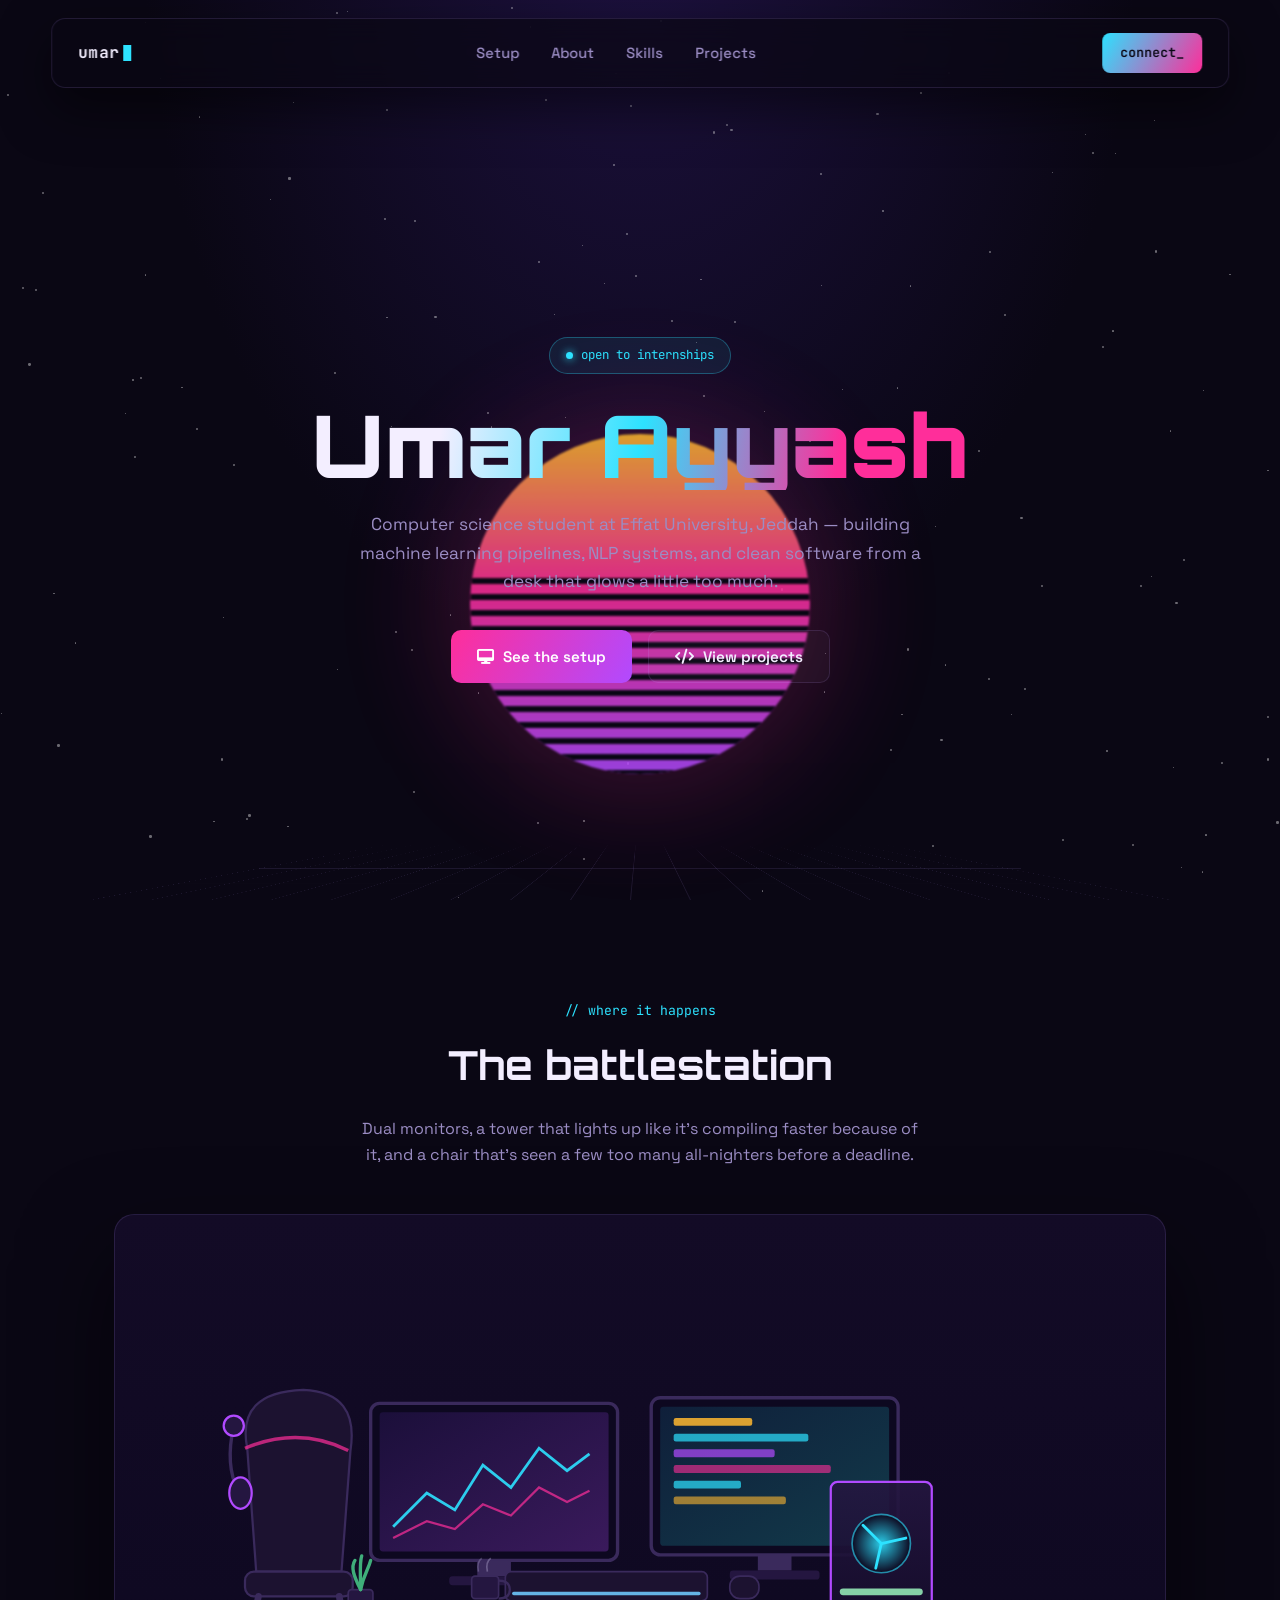
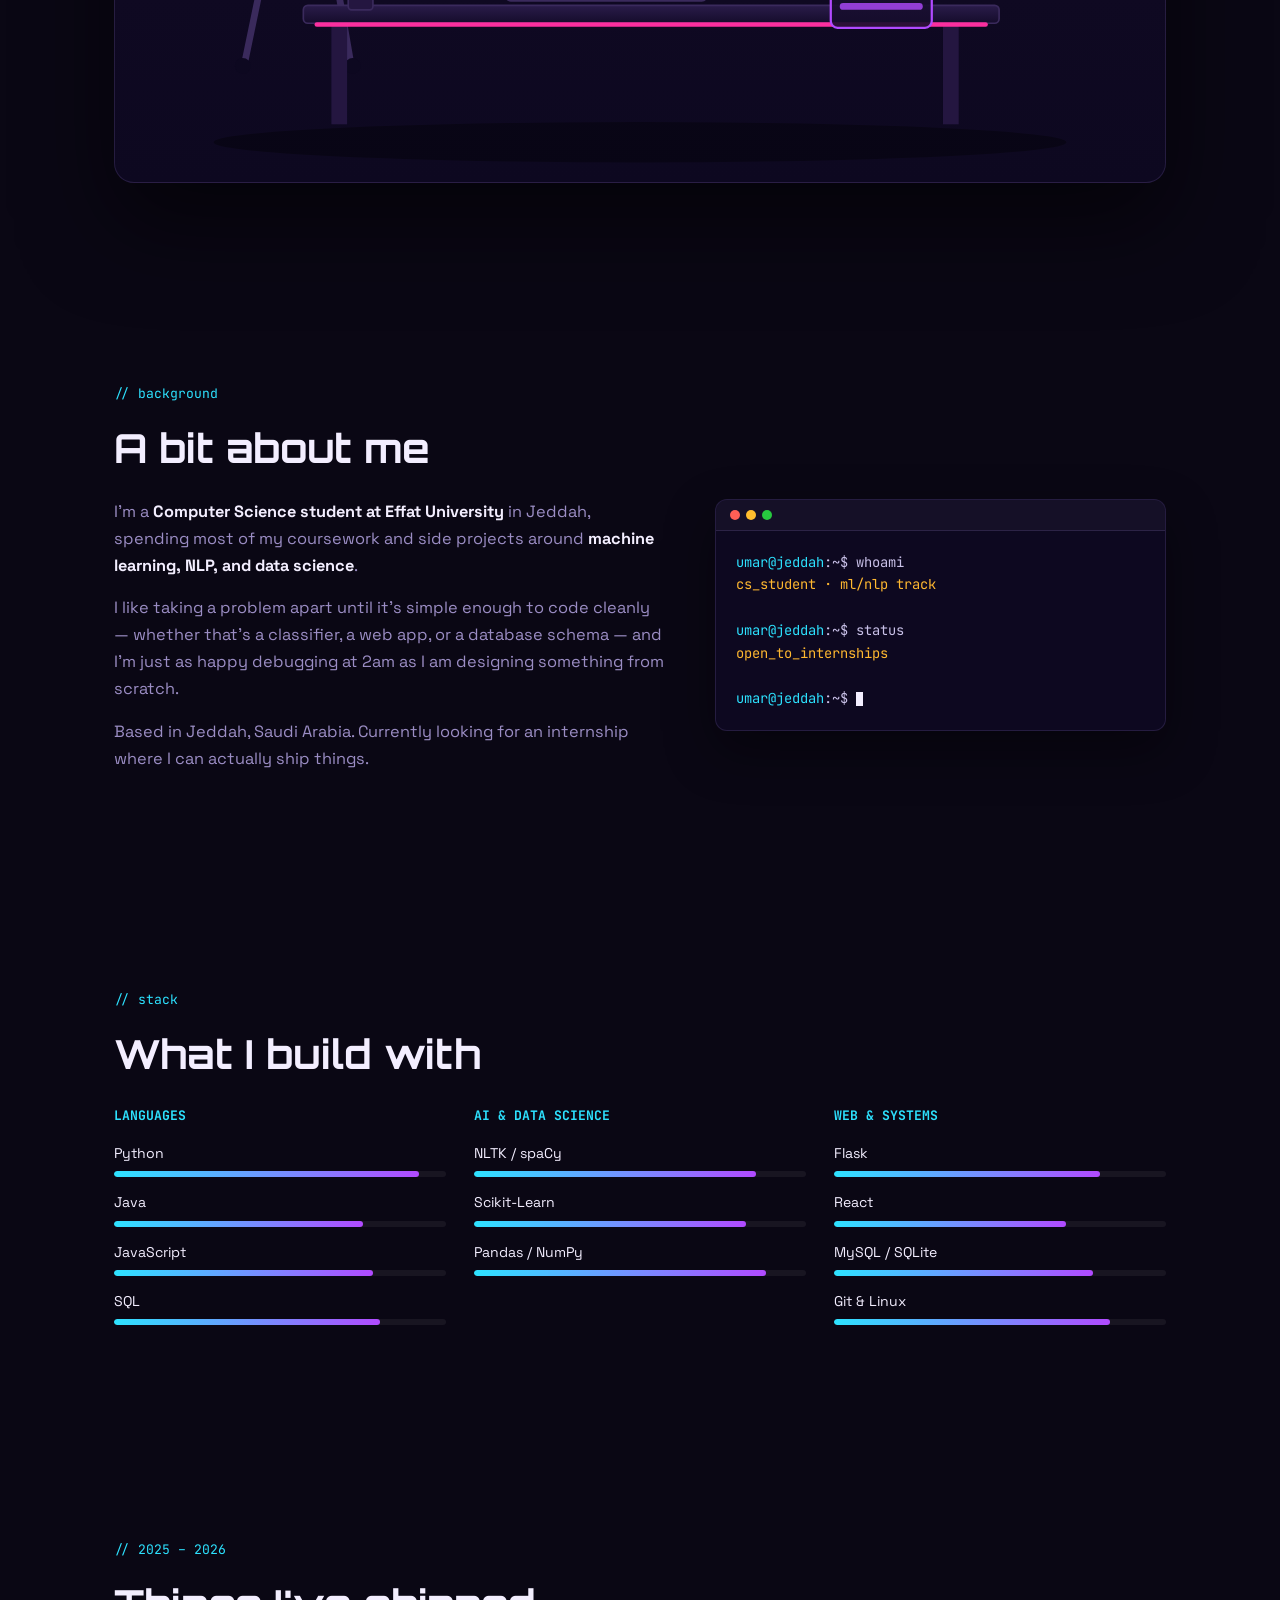
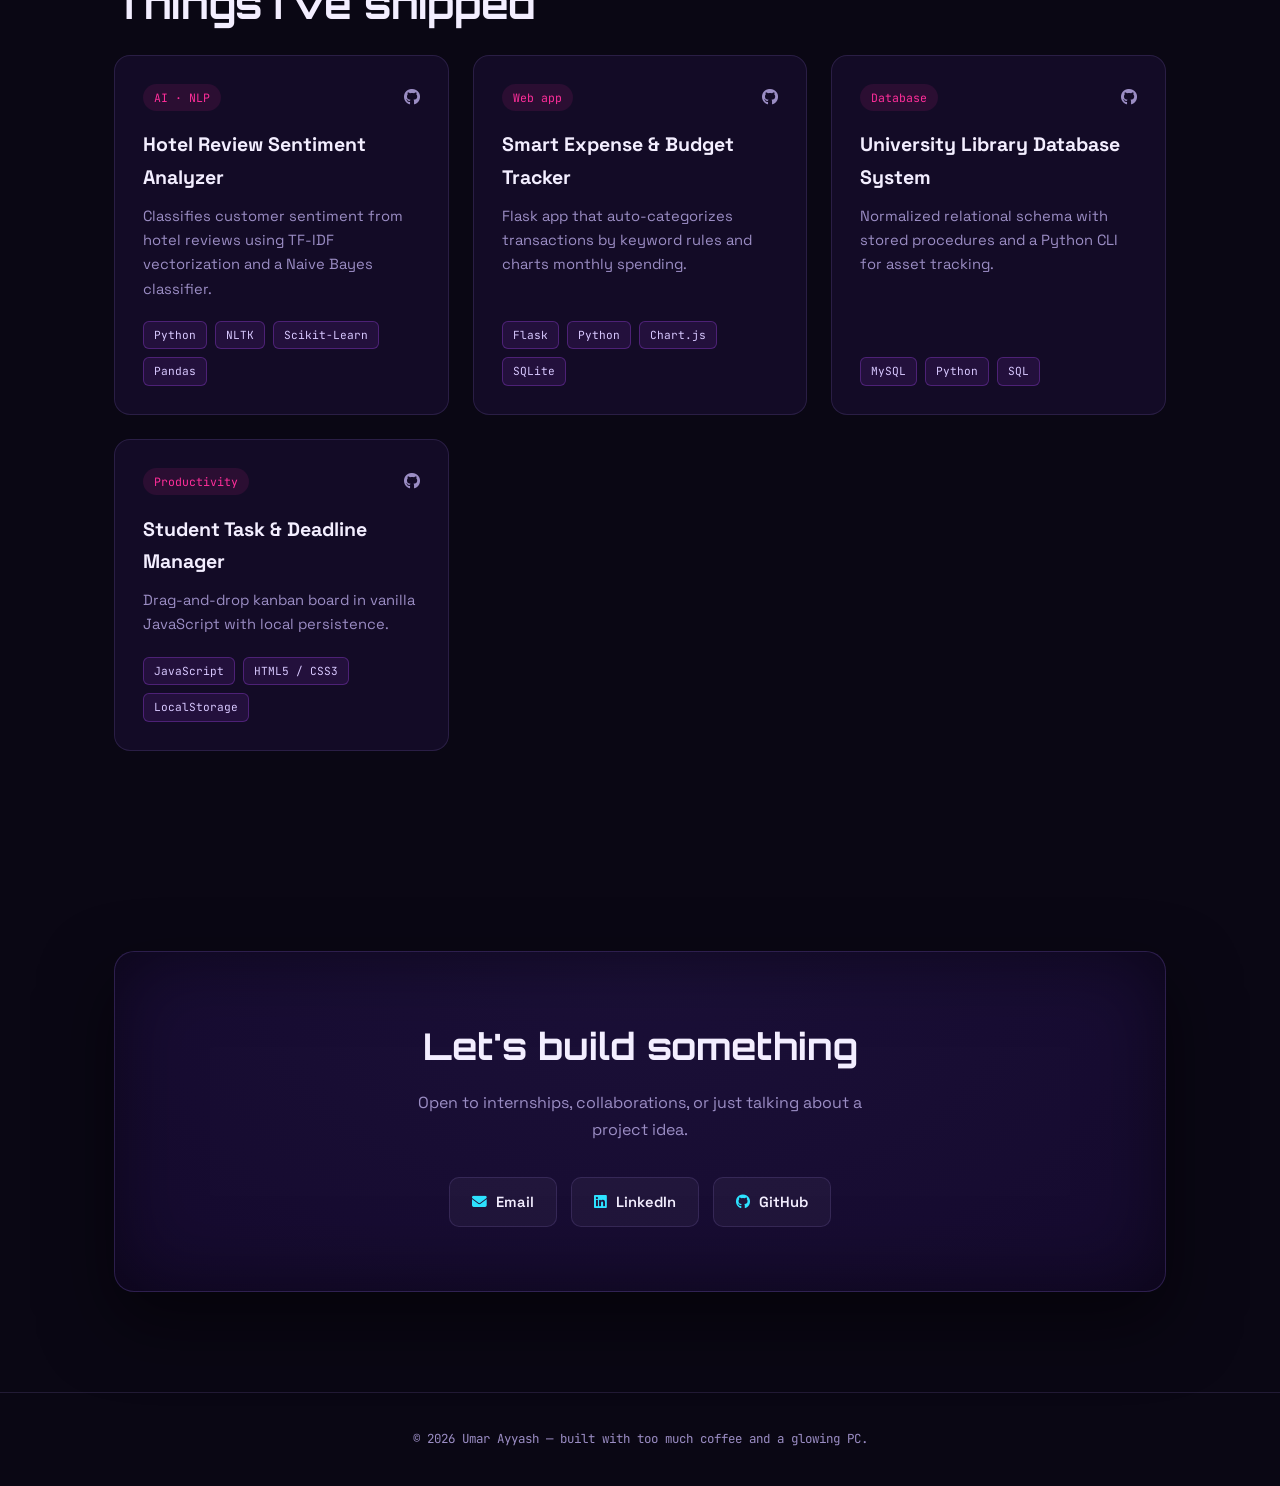
<file: umar-portfolio.html>
<!DOCTYPE html>
<html lang="en" dir="ltr">
<head>
<meta charset="UTF-8" />
<meta name="viewport" content="width=device-width, initial-scale=1.0" />
<title>Umar Ayyash — Software Engineer</title>
<link rel="preconnect" href="https://fonts.googleapis.com">
<link rel="preconnect" href="https://fonts.gstatic.com" crossorigin>
<link href="https://fonts.googleapis.com/css2?family=Orbitron:wght@500;700;800;900&family=Space+Grotesk:wght@400;500;600;700&family=JetBrains+Mono:wght@400;500;700&display=swap" rel="stylesheet">
<link rel="stylesheet" href="https://cdnjs.cloudflare.com/ajax/libs/font-awesome/6.4.0/css/all.min.css" />
<style>
  :root{
    --void-1:#0a0714;
    --void-2:#150a2e;
    --panel:#130b26;
    --panel-line:rgba(180,150,255,0.14);
    --pink:#ff2e9a;
    --cyan:#2de2ff;
    --purple:#b14aff;
    --amber:#ffb830;
    --paper:#f3eeff;
    --muted:#9b8dc4;
  }
  *,*::before,*::after{margin:0;padding:0;box-sizing:border-box;}
  html{scroll-behavior:smooth;}
  @media (prefers-reduced-motion: reduce){
    *{animation-duration:0.01ms !important; animation-iteration-count:1 !important; transition-duration:0.01ms !important;}
  }
  body{
    font-family:'Space Grotesk',sans-serif;
    background:var(--void-1);
    color:var(--paper);
    overflow-x:hidden;
    line-height:1.65;
  }

  /* ---------- starfield ---------- */
  .stars{position:fixed;inset:0;z-index:-2;background:radial-gradient(ellipse at 50% -10%, #1d1140 0%, var(--void-1) 55%);}
  .star{position:absolute;width:2px;height:2px;background:#fff;border-radius:50%;opacity:.4;animation:twinkle 4s ease-in-out infinite;}
  @keyframes twinkle{0%,100%{opacity:.15;transform:scale(1);}50%{opacity:1;transform:scale(1.6);}}
  .shooting{position:fixed;z-index:-1;width:2px;height:2px;background:linear-gradient(90deg,#fff,transparent);border-radius:50%;filter:drop-shadow(0 0 6px #fff);}
  .shooting::after{content:'';position:absolute;top:0;right:0;width:90px;height:1px;background:linear-gradient(90deg,rgba(255,255,255,.9),transparent);}
  .s1{top:8%;left:-5%;animation:shoot1 7s linear infinite;animation-delay:1s;}
  .s2{top:22%;left:-5%;animation:shoot1 9s linear infinite;animation-delay:4.5s;}
  .s3{top:48%;left:-5%;animation:shoot1 8s linear infinite;animation-delay:8s;}
  @keyframes shoot1{0%{transform:translate(0,0);opacity:0;}3%{opacity:1;}18%{transform:translate(60vw,26vh);opacity:0;}100%{transform:translate(60vw,26vh);opacity:0;}}

  /* ---------- nav ---------- */
  header{
    position:fixed;top:18px;left:50%;transform:translateX(-50%);
    width:92%;max-width:1180px;z-index:1000;
    background:rgba(10,7,20,0.72);backdrop-filter:blur(14px);
    border:1px solid var(--panel-line);border-radius:14px;
    padding:14px 26px;display:flex;justify-content:space-between;align-items:center;
    box-shadow:0 20px 50px rgba(0,0,0,.5);
  }
  .logo{font-family:'JetBrains Mono',monospace;font-weight:700;font-size:1rem;color:var(--paper);text-decoration:none;letter-spacing:.02em;}
  .logo .cursor{display:inline-block;width:8px;height:1em;background:var(--cyan);margin-left:4px;vertical-align:middle;animation:blink 1.1s steps(1) infinite;}
  @keyframes blink{50%{opacity:0;}}
  .nav-links{display:flex;gap:2rem;list-style:none;}
  .nav-links a{text-decoration:none;color:var(--muted);font-size:.92rem;font-weight:500;transition:color .25s;}
  .nav-links a:hover{color:var(--cyan);}
  .nav-cta{
    font-family:'JetBrains Mono',monospace;font-size:.82rem;font-weight:600;
    color:var(--void-1);background:linear-gradient(120deg,var(--cyan),var(--pink));
    padding:9px 18px;border-radius:8px;text-decoration:none;
  }

  /* ---------- hero ---------- */
  .hero{
    position:relative;min-height:100svh;display:flex;flex-direction:column;
    align-items:center;justify-content:center;text-align:center;
    padding:120px 20px 0;overflow:hidden;
  }
  .sun{
    position:absolute;bottom:14%;left:50%;transform:translateX(-50%);
    width:340px;height:340px;border-radius:50%;
    background:linear-gradient(180deg,var(--amber) 0%,var(--pink) 45%,var(--purple) 100%);
    filter:blur(1px);opacity:.85;
    box-shadow:0 0 140px rgba(255,46,154,.35);
    animation:sunpulse 6s ease-in-out infinite;
  }
  @keyframes sunpulse{0%,100%{box-shadow:0 0 140px rgba(255,46,154,.35);}50%{box-shadow:0 0 190px rgba(255,46,154,.55);}}
  .sun::before{
    content:'';position:absolute;inset:0;border-radius:50%;
    background:repeating-linear-gradient(180deg, var(--void-1) 0 6px, transparent 6px 16px);
    -webkit-mask-image:linear-gradient(180deg,transparent 40%, black 42%);
    mask-image:linear-gradient(180deg,transparent 40%, black 42%);
  }
  .grid-floor{
    position:absolute;bottom:0;left:0;width:100%;height:32%;
    background-image:
      linear-gradient(var(--panel-line) 1px, transparent 1px),
      linear-gradient(90deg, var(--panel-line) 1px, transparent 1px);
    background-size:60px 60px;
    transform:perspective(220px) rotateX(65deg);
    transform-origin:bottom;
    -webkit-mask-image:linear-gradient(180deg,transparent, black 40%);
    mask-image:linear-gradient(180deg,transparent, black 40%);
    animation:gridmove 3s linear infinite;
    opacity:.8;
  }
  @keyframes gridmove{from{background-position:0 0;}to{background-position:0 60px;}}

  .status-badge{
    display:inline-flex;align-items:center;gap:8px;
    font-family:'JetBrains Mono',monospace;font-size:.78rem;color:var(--cyan);
    background:rgba(45,226,255,.08);border:1px solid rgba(45,226,255,.3);
    padding:7px 16px;border-radius:50px;margin-bottom:26px;position:relative;z-index:2;
  }
  .status-dot{width:7px;height:7px;background:var(--cyan);border-radius:50%;box-shadow:0 0 8px var(--cyan);animation:pulse 2s infinite;}
  @keyframes pulse{0%,100%{transform:scale(1);opacity:1;}50%{transform:scale(1.5);opacity:.4;}}

  .hero-title{
    position:relative;z-index:2;
    font-family:'Orbitron',sans-serif;font-weight:900;
    font-size:clamp(2.4rem,7vw,5.4rem);line-height:1.05;letter-spacing:.01em;
    background:linear-gradient(100deg,var(--paper) 20%,var(--cyan) 50%,var(--pink) 80%);
    -webkit-background-clip:text;-webkit-text-fill-color:transparent;background-clip:text;
    opacity:0;animation:heroin 1.1s .15s cubic-bezier(.2,.8,.2,1) forwards;
  }
  @keyframes heroin{
    0%{opacity:0;transform:translateY(18px);filter:blur(6px);}
    60%{opacity:1;}
    100%{opacity:1;transform:translateY(0);filter:blur(0);}
  }
  .hero-sub{
    position:relative;z-index:2;margin-top:20px;max-width:600px;
    color:var(--muted);font-size:1.08rem;
  }
  .hero-actions{position:relative;z-index:2;display:flex;gap:16px;flex-wrap:wrap;justify-content:center;margin-top:34px;}
  .btn{
    font-family:'Space Grotesk',sans-serif;font-weight:600;font-size:.95rem;
    padding:13px 26px;border-radius:10px;text-decoration:none;
    display:inline-flex;align-items:center;gap:9px;transition:transform .2s,box-shadow .2s;
  }
  .btn-fill{background:linear-gradient(120deg,var(--pink),var(--purple));color:#fff;}
  .btn-fill:hover{transform:translateY(-2px);box-shadow:0 0 30px rgba(255,46,154,.4);}
  .btn-line{border:1px solid var(--panel-line);color:var(--paper);background:rgba(255,255,255,.03);}
  .btn-line:hover{border-color:var(--cyan);color:var(--cyan);}

  section{max-width:1100px;margin:0 auto;padding:100px 24px;position:relative;}
  .eyebrow{font-family:'JetBrains Mono',monospace;font-size:.82rem;color:var(--cyan);margin-bottom:10px;}
  .sec-title{font-family:'Orbitron',sans-serif;font-weight:700;font-size:clamp(1.7rem,3.4vw,2.5rem);margin-bottom:18px;}

  /* ---------- setup / centerpiece ---------- */
  .setup{text-align:center;}
  .setup-sub{color:var(--muted);max-width:560px;margin:0 auto 46px;}
  .rig-frame{
    background:linear-gradient(180deg,var(--panel) 0%, #0d0820 100%);
    border:1px solid var(--panel-line);border-radius:20px;
    padding:20px 20px 8px;box-shadow:0 40px 90px rgba(0,0,0,.55);
  }
  .rig-frame svg{width:100%;height:auto;display:block;}

  /* ---------- about ---------- */
  .about-grid{display:grid;grid-template-columns:1.1fr .9fr;gap:50px;align-items:start;}
  .about-text p{color:var(--muted);margin-bottom:16px;font-size:1.02rem;}
  .about-text strong{color:var(--paper);}
  .terminal{
    background:#0d0820;border:1px solid var(--panel-line);border-radius:12px;overflow:hidden;
    font-family:'JetBrains Mono',monospace;font-size:.86rem;box-shadow:0 20px 50px rgba(0,0,0,.4);
  }
  .term-bar{display:flex;gap:6px;padding:10px 14px;background:rgba(255,255,255,.03);border-bottom:1px solid var(--panel-line);}
  .term-bar span{width:10px;height:10px;border-radius:50%;}
  .term-bar span:nth-child(1){background:#ff5f56;}
  .term-bar span:nth-child(2){background:#ffbd2e;}
  .term-bar span:nth-child(3){background:#27c93f;}
  .term-body{padding:20px;color:#c9c1e8;}
  .term-body .prompt{color:var(--cyan);}
  .term-body .val{color:var(--amber);}
  .term-body .cursor2{display:inline-block;width:7px;height:1em;background:var(--paper);vertical-align:middle;animation:blink 1.1s steps(1) infinite;}

  /* ---------- skills ---------- */
  .skill-groups{display:grid;grid-template-columns:repeat(auto-fit,minmax(260px,1fr));gap:28px;margin-top:10px;}
  .skill-col h4{font-family:'JetBrains Mono',monospace;font-size:.82rem;color:var(--cyan);margin-bottom:16px;}
  .bar-row{margin-bottom:14px;}
  .bar-row .label{display:flex;justify-content:space-between;font-size:.88rem;color:var(--paper);margin-bottom:6px;}
  .bar-track{height:6px;border-radius:4px;background:rgba(255,255,255,.06);overflow:hidden;}
  .bar-fill{height:100%;border-radius:4px;background:linear-gradient(90deg,var(--cyan),var(--purple));width:var(--w);}

  /* ---------- projects ---------- */
  .cart-grid{display:grid;grid-template-columns:repeat(auto-fit,minmax(320px,1fr));gap:24px;margin-top:10px;}
  .cart{
    background:var(--panel);border:1px solid var(--panel-line);border-radius:16px;
    padding:28px;display:flex;flex-direction:column;justify-content:space-between;
    transition:transform .25s,border-color .25s,box-shadow .25s;
  }
  .cart:hover{transform:translateY(-5px);border-color:rgba(45,226,255,.4);box-shadow:0 25px 60px rgba(0,0,0,.5);}
  .cart-top{display:flex;justify-content:space-between;align-items:center;margin-bottom:18px;}
  .cart-tag{font-family:'JetBrains Mono',monospace;font-size:.72rem;color:var(--pink);background:rgba(255,46,154,.1);padding:4px 11px;border-radius:50px;}
  .cart a.repo{color:var(--muted);font-size:1.05rem;text-decoration:none;transition:color .2s;}
  .cart a.repo:hover{color:var(--cyan);}
  .cart h3{font-size:1.22rem;font-weight:700;margin-bottom:10px;}
  .cart p{color:var(--muted);font-size:.92rem;margin-bottom:20px;}
  .pill-row{display:flex;flex-wrap:wrap;gap:8px;}
  .pill{font-family:'JetBrains Mono',monospace;font-size:.7rem;color:#d8c8ff;background:rgba(177,74,255,.1);border:1px solid rgba(177,74,255,.3);padding:4px 10px;border-radius:6px;}

  /* ---------- contact ---------- */
  .crt{
    background:radial-gradient(ellipse at 50% 0%, #1b1038, var(--void-2));
    border:1px solid var(--panel-line);border-radius:20px;
    padding:64px 30px;text-align:center;
    box-shadow:inset 0 0 80px rgba(0,0,0,.5), 0 30px 70px rgba(0,0,0,.5);
  }
  .crt h3{font-family:'Orbitron',sans-serif;font-size:clamp(1.6rem,3.6vw,2.3rem);margin-bottom:14px;}
  .crt p{color:var(--muted);max-width:480px;margin:0 auto 34px;}
  .contact-row{display:flex;justify-content:center;gap:14px;flex-wrap:wrap;}
  .cbtn{
    background:rgba(255,255,255,.04);border:1px solid var(--panel-line);color:var(--paper);
    padding:12px 22px;border-radius:10px;text-decoration:none;font-weight:600;font-size:.92rem;
    display:inline-flex;align-items:center;gap:9px;transition:all .25s;
  }
  .cbtn:hover{border-color:var(--cyan);background:rgba(45,226,255,.08);transform:translateY(-2px);}

  footer{text-align:center;padding:36px 20px;color:var(--muted);font-family:'JetBrains Mono',monospace;font-size:.78rem;border-top:1px solid var(--panel-line);}

  @media (max-width:820px){
    .about-grid{grid-template-columns:1fr;}
    .nav-links{display:none;}
  }
</style>
</head>
<body>

<div class="stars" id="stars"></div>
<div class="shooting s1"></div>
<div class="shooting s2"></div>
<div class="shooting s3"></div>

<header>
  <a href="#" class="logo">umar<span class="cursor"></span></a>
  <ul class="nav-links">
    <li><a href="#setup">Setup</a></li>
    <li><a href="#about">About</a></li>
    <li><a href="#skills">Skills</a></li>
    <li><a href="#projects">Projects</a></li>
  </ul>
  <a href="#contact" class="nav-cta">connect_</a>
</header>

<section class="hero">
  <div class="sun"></div>
  <div class="grid-floor"></div>
  <div class="status-badge"><div class="status-dot"></div>open to internships</div>
  <h1 class="hero-title">Umar Ayyash</h1>
  <p class="hero-sub">Computer science student at Effat University, Jeddah — building machine learning pipelines, NLP systems, and clean software from a desk that glows a little too much.</p>
  <div class="hero-actions">
    <a href="#setup" class="btn btn-fill"><i class="fas fa-desktop"></i> See the setup</a>
    <a href="#projects" class="btn btn-line"><i class="fas fa-code"></i> View projects</a>
  </div>
</section>

<section class="setup" id="setup">
  <div class="eyebrow">// where it happens</div>
  <h2 class="sec-title">The battlestation</h2>
  <p class="setup-sub">Dual monitors, a tower that lights up like it's compiling faster because of it, and a chair that's seen a few too many all-nighters before a deadline.</p>
  <div class="rig-frame">
    <svg viewBox="0 0 900 480" xmlns="http://www.w3.org/2000/svg">
      <defs>
        <linearGradient id="deskGrad" x1="0" y1="0" x2="0" y2="1">
          <stop offset="0%" stop-color="#2a1c4a"/>
          <stop offset="100%" stop-color="#150c2b"/>
        </linearGradient>
        <linearGradient id="screen1" x1="0" y1="0" x2="1" y2="1">
          <stop offset="0%" stop-color="#1b0f3a"/>
          <stop offset="100%" stop-color="#3a1a5c"/>
        </linearGradient>
        <linearGradient id="screen2" x1="0" y1="0" x2="1" y2="1">
          <stop offset="0%" stop-color="#0f1f3a"/>
          <stop offset="100%" stop-color="#123a4a"/>
        </linearGradient>
        <linearGradient id="towerGlass" x1="0" y1="0" x2="0" y2="1">
          <stop offset="0%" stop-color="#241640" stop-opacity="0.9"/>
          <stop offset="100%" stop-color="#150c2b" stop-opacity="0.9"/>
        </linearGradient>
        <radialGradient id="fanGlow" cx="50%" cy="50%" r="50%">
          <stop offset="0%" stop-color="#2de2ff" stop-opacity="0.9"/>
          <stop offset="100%" stop-color="#2de2ff" stop-opacity="0"/>
        </radialGradient>
      </defs>

      <!-- floor shadow -->
      <ellipse cx="450" cy="452" rx="380" ry="18" fill="#000" opacity="0.35"/>

      <!-- chair -->
      <g transform="translate(80,150)">
        <path d="M20 40 Q10 -10 70 -12 Q120 -10 112 42 L104 150 L28 150 Z" fill="#1c1230" stroke="#3a2a5c" stroke-width="2"/>
        <rect x="18" y="150" width="96" height="22" rx="8" fill="#1c1230" stroke="#3a2a5c" stroke-width="2"/>
        <line x1="30" y1="172" x2="18" y2="230" stroke="#3a2a5c" stroke-width="6" stroke-linecap="round"/>
        <line x1="102" y1="172" x2="112" y2="230" stroke="#3a2a5c" stroke-width="6" stroke-linecap="round"/>
        <circle cx="16" cy="234" r="7" fill="#0d0820"/>
        <circle cx="114" cy="234" r="7" fill="#0d0820"/>
        <path d="M18 40 Q66 20 110 42" fill="none" stroke="#ff2e9a" stroke-width="3" opacity="0.7"/>
        <!-- headset hanging -->
        <path d="M8 20 Q0 55 12 78" fill="none" stroke="#3a2a5c" stroke-width="3"/>
        <circle cx="8" cy="20" r="9" fill="#241640" stroke="#b14aff" stroke-width="2"/>
        <ellipse cx="14" cy="80" rx="10" ry="14" fill="#241640" stroke="#b14aff" stroke-width="2"/>
      </g>

      <!-- desk -->
      <g>
        <rect x="150" y="330" width="620" height="16" rx="4" fill="url(#deskGrad)" stroke="#3a2a5c" stroke-width="1.5"/>
        <rect x="175" y="346" width="14" height="90" fill="#241640"/>
        <rect x="720" y="346" width="14" height="90" fill="#241640"/>
        <!-- underglow strip -->
        <rect x="160" y="345" width="600" height="4" rx="2" id="underglow" fill="#2de2ff">
          <animate attributeName="fill" values="#2de2ff;#ff2e9a;#b14aff;#2de2ff" dur="6s" repeatCount="indefinite"/>
        </rect>
      </g>

      <!-- monitor 1 -->
      <g transform="translate(210,150)">
        <rect x="0" y="0" width="220" height="140" rx="8" fill="#0d0820" stroke="#3a2a5c" stroke-width="3"/>
        <rect x="8" y="8" width="204" height="124" rx="3" fill="url(#screen1)"/>
        <polyline points="20,110 50,80 75,95 100,55 125,75 150,40 175,60 195,45" fill="none" stroke="#2de2ff" stroke-width="2.5" opacity="0.9"/>
        <polyline points="20,120 50,105 75,112 100,90 125,100 150,75 175,88 195,78" fill="none" stroke="#ff2e9a" stroke-width="2" opacity="0.7"/>
        <rect x="95" y="140" width="30" height="14" fill="#3a2a5c"/>
        <rect x="70" y="154" width="80" height="8" rx="3" fill="#241640"/>
      </g>

      <!-- monitor 2 -->
      <g transform="translate(460,145)">
        <rect x="0" y="0" width="220" height="140" rx="8" fill="#0d0820" stroke="#3a2a5c" stroke-width="3"/>
        <rect x="8" y="8" width="204" height="124" rx="3" fill="url(#screen2)"/>
        <rect x="20" y="18" width="70" height="7" rx="2" fill="#ffb830" opacity="0.85"/>
        <rect x="20" y="32" width="120" height="7" rx="2" fill="#2de2ff" opacity="0.7"/>
        <rect x="20" y="46" width="90" height="7" rx="2" fill="#b14aff" opacity="0.7"/>
        <rect x="20" y="60" width="140" height="7" rx="2" fill="#ff2e9a" opacity="0.6"/>
        <rect x="20" y="74" width="60" height="7" rx="2" fill="#2de2ff" opacity="0.7"/>
        <rect x="20" y="88" width="100" height="7" rx="2" fill="#ffb830" opacity="0.6"/>
        <rect x="95" y="140" width="30" height="14" fill="#3a2a5c"/>
        <rect x="70" y="154" width="80" height="8" rx="3" fill="#241640"/>
      </g>

      <!-- keyboard -->
      <rect x="330" y="300" width="180" height="26" rx="5" fill="#1c1230" stroke="#3a2a5c" stroke-width="1.5"/>
      <rect x="336" y="318" width="168" height="3" rx="1.5" fill="#b14aff">
        <animate attributeName="fill" values="#b14aff;#2de2ff;#ff2e9a;#b14aff" dur="5s" repeatCount="indefinite"/>
      </rect>
      <!-- mouse -->
      <rect x="530" y="304" width="26" height="20" rx="9" fill="#1c1230" stroke="#3a2a5c" stroke-width="1.5"/>

      <!-- mug -->
      <g transform="translate(300,296)">
        <rect x="0" y="8" width="24" height="20" rx="3" fill="#241640" stroke="#3a2a5c" stroke-width="1.5"/>
        <path d="M24 12 q10 0 10 8 q0 8 -10 8" fill="none" stroke="#3a2a5c" stroke-width="2"/>
        <path d="M6 4 q-2 -8 3 -12" fill="none" stroke="#c9c1e8" stroke-width="1.5" opacity="0.5">
          <animate attributeName="opacity" values="0.5;0.1;0.5" dur="3s" repeatCount="indefinite"/>
        </path>
        <path d="M14 4 q-2 -8 3 -12" fill="none" stroke="#c9c1e8" stroke-width="1.5" opacity="0.5">
          <animate attributeName="opacity" values="0.1;0.5;0.1" dur="3s" repeatCount="indefinite"/>
        </path>
      </g>

      <!-- tower -->
      <g transform="translate(620,220)">
        <rect x="0" y="0" width="90" height="130" rx="6" fill="url(#towerGlass)" stroke="#b14aff" stroke-width="2"/>
        <circle cx="45" cy="55" r="26" fill="#0d0820"/>
        <circle cx="45" cy="55" r="26" fill="url(#fanGlow)"/>
        <g stroke="#2de2ff" stroke-width="2.5" stroke-linecap="round">
          <line x1="45" y1="55" x2="45" y2="32" />
          <line x1="45" y1="55" x2="64" y2="67" />
          <line x1="45" y1="55" x2="26" y2="67" />
          <animateTransform attributeName="transform" type="rotate" from="0 45 55" to="360 45 55" dur="2.4s" repeatCount="indefinite"/>
        </g>
        <circle cx="45" cy="55" r="26" fill="none" stroke="#2de2ff" stroke-width="1.5" opacity="0.6"/>
        <rect x="8" y="95" width="74" height="6" rx="3" fill="#ff2e9a">
          <animate attributeName="fill" values="#ff2e9a;#ffb830;#2de2ff;#ff2e9a" dur="4s" repeatCount="indefinite"/>
        </rect>
        <rect x="8" y="108" width="74" height="6" rx="3" fill="#b14aff" opacity="0.8"/>
      </g>

      <!-- desk plant -->
      <g transform="translate(190,300)">
        <rect x="0" y="16" width="22" height="18" rx="3" fill="#241640" stroke="#3a2a5c" stroke-width="1.5"/>
        <path d="M11 16 C5 4 2 -4 6 -10" fill="none" stroke="#3fae7a" stroke-width="3" stroke-linecap="round"/>
        <path d="M11 16 C14 2 18 -2 20 -10" fill="none" stroke="#3fae7a" stroke-width="3" stroke-linecap="round"/>
        <path d="M11 16 C11 0 10 -8 12 -14" fill="none" stroke="#3fae7a" stroke-width="3" stroke-linecap="round"/>
      </g>
    </svg>
  </div>
</section>

<section class="about" id="about">
  <div class="eyebrow">// background</div>
  <h2 class="sec-title">A bit about me</h2>
  <div class="about-grid">
    <div class="about-text">
      <p>I'm a <strong>Computer Science student at Effat University</strong> in Jeddah, spending most of my coursework and side projects around <strong>machine learning, NLP, and data science</strong>.</p>
      <p>I like taking a problem apart until it's simple enough to code cleanly — whether that's a classifier, a web app, or a database schema — and I'm just as happy debugging at 2am as I am designing something from scratch.</p>
      <p>Based in Jeddah, Saudi Arabia. Currently looking for an internship where I can actually ship things.</p>
    </div>
    <div class="terminal">
      <div class="term-bar"><span></span><span></span><span></span></div>
      <div class="term-body">
        <div><span class="prompt">umar@jeddah</span>:~$ whoami</div>
        <div class="val">cs_student · ml/nlp track</div>
        <div>&nbsp;</div>
        <div><span class="prompt">umar@jeddah</span>:~$ status</div>
        <div class="val">open_to_internships</div>
        <div>&nbsp;</div>
        <div><span class="prompt">umar@jeddah</span>:~$ <span class="cursor2"></span></div>
      </div>
    </div>
  </div>
</section>

<section id="skills">
  <div class="eyebrow">// stack</div>
  <h2 class="sec-title">What I build with</h2>
  <div class="skill-groups">
    <div class="skill-col">
      <h4>LANGUAGES</h4>
      <div class="bar-row"><div class="label"><span>Python</span></div><div class="bar-track"><div class="bar-fill" style="--w:92%"></div></div></div>
      <div class="bar-row"><div class="label"><span>Java</span></div><div class="bar-track"><div class="bar-fill" style="--w:75%"></div></div></div>
      <div class="bar-row"><div class="label"><span>JavaScript</span></div><div class="bar-track"><div class="bar-fill" style="--w:78%"></div></div></div>
      <div class="bar-row"><div class="label"><span>SQL</span></div><div class="bar-track"><div class="bar-fill" style="--w:80%"></div></div></div>
    </div>
    <div class="skill-col">
      <h4>AI &amp; DATA SCIENCE</h4>
      <div class="bar-row"><div class="label"><span>NLTK / spaCy</span></div><div class="bar-track"><div class="bar-fill" style="--w:85%"></div></div></div>
      <div class="bar-row"><div class="label"><span>Scikit-Learn</span></div><div class="bar-track"><div class="bar-fill" style="--w:82%"></div></div></div>
      <div class="bar-row"><div class="label"><span>Pandas / NumPy</span></div><div class="bar-track"><div class="bar-fill" style="--w:88%"></div></div></div>
    </div>
    <div class="skill-col">
      <h4>WEB &amp; SYSTEMS</h4>
      <div class="bar-row"><div class="label"><span>Flask</span></div><div class="bar-track"><div class="bar-fill" style="--w:80%"></div></div></div>
      <div class="bar-row"><div class="label"><span>React</span></div><div class="bar-track"><div class="bar-fill" style="--w:70%"></div></div></div>
      <div class="bar-row"><div class="label"><span>MySQL / SQLite</span></div><div class="bar-track"><div class="bar-fill" style="--w:78%"></div></div></div>
      <div class="bar-row"><div class="label"><span>Git &amp; Linux</span></div><div class="bar-track"><div class="bar-fill" style="--w:83%"></div></div></div>
    </div>
  </div>
</section>

<section id="projects">
  <div class="eyebrow">// 2025 – 2026</div>
  <h2 class="sec-title">Things I've shipped</h2>
  <div class="cart-grid">
    <div class="cart">
      <div>
        <div class="cart-top"><span class="cart-tag">AI · NLP</span><a class="repo" href="https://github.com/umarayyash" target="_blank"><i class="fab fa-github"></i></a></div>
        <h3>Hotel Review Sentiment Analyzer</h3>
        <p>Classifies customer sentiment from hotel reviews using TF-IDF vectorization and a Naive Bayes classifier.</p>
      </div>
      <div class="pill-row"><span class="pill">Python</span><span class="pill">NLTK</span><span class="pill">Scikit-Learn</span><span class="pill">Pandas</span></div>
    </div>
    <div class="cart">
      <div>
        <div class="cart-top"><span class="cart-tag">Web app</span><a class="repo" href="https://github.com/umarayyash" target="_blank"><i class="fab fa-github"></i></a></div>
        <h3>Smart Expense &amp; Budget Tracker</h3>
        <p>Flask app that auto-categorizes transactions by keyword rules and charts monthly spending.</p>
      </div>
      <div class="pill-row"><span class="pill">Flask</span><span class="pill">Python</span><span class="pill">Chart.js</span><span class="pill">SQLite</span></div>
    </div>
    <div class="cart">
      <div>
        <div class="cart-top"><span class="cart-tag">Database</span><a class="repo" href="https://github.com/umarayyash" target="_blank"><i class="fab fa-github"></i></a></div>
        <h3>University Library Database System</h3>
        <p>Normalized relational schema with stored procedures and a Python CLI for asset tracking.</p>
      </div>
      <div class="pill-row"><span class="pill">MySQL</span><span class="pill">Python</span><span class="pill">SQL</span></div>
    </div>
    <div class="cart">
      <div>
        <div class="cart-top"><span class="cart-tag">Productivity</span><a class="repo" href="https://github.com/umarayyash" target="_blank"><i class="fab fa-github"></i></a></div>
        <h3>Student Task &amp; Deadline Manager</h3>
        <p>Drag-and-drop kanban board in vanilla JavaScript with local persistence.</p>
      </div>
      <div class="pill-row"><span class="pill">JavaScript</span><span class="pill">HTML5 / CSS3</span><span class="pill">LocalStorage</span></div>
    </div>
  </div>
</section>

<section id="contact">
  <div class="crt">
    <h3>Let's build something</h3>
    <p>Open to internships, collaborations, or just talking about a project idea.</p>
    <div class="contact-row">
      <a href="mailto:umar.ayyash@effatuniversity.edu.sa" class="cbtn"><i class="fas fa-envelope" style="color:var(--cyan);"></i> Email</a>
      <a href="https://linkedin.com/in/umarayyash" target="_blank" class="cbtn"><i class="fab fa-linkedin" style="color:var(--cyan);"></i> LinkedIn</a>
      <a href="https://github.com/umarayyash" target="_blank" class="cbtn"><i class="fab fa-github" style="color:var(--cyan);"></i> GitHub</a>
    </div>
  </div>
</section>

<footer>© 2026 Umar Ayyash — built with too much coffee and a glowing PC.</footer>

<script>
  const field = document.getElementById('stars');
  const n = 140;
  for (let i = 0; i < n; i++){
    const s = document.createElement('div');
    s.className = 'star';
    s.style.top = Math.random()*100 + '%';
    s.style.left = Math.random()*100 + '%';
    s.style.animationDelay = (Math.random()*4) + 's';
    s.style.width = s.style.height = (Math.random()*1.6+1) + 'px';
    field.appendChild(s);
  }
</script>

</body>
</html>
</file>
